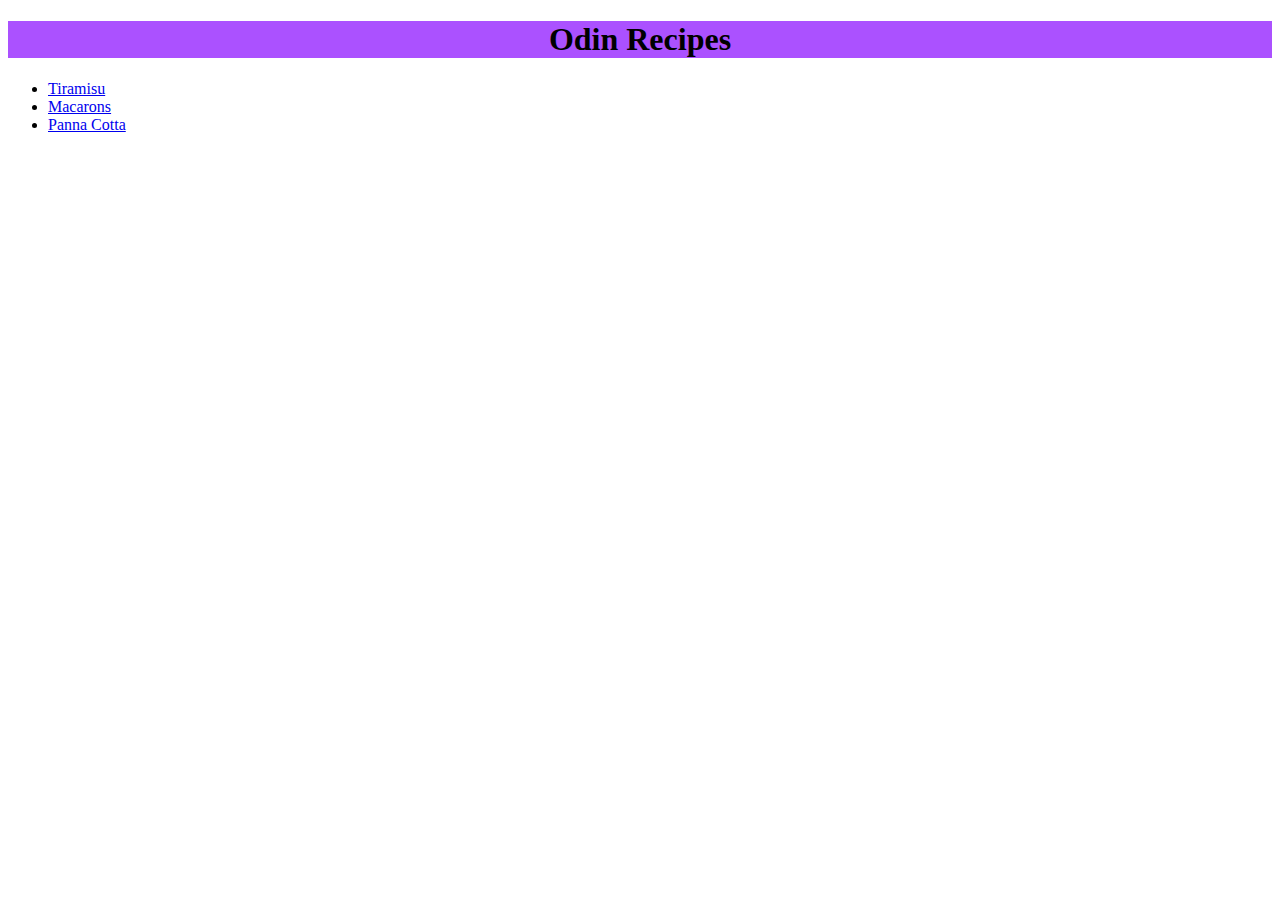
<file: index.html>
<!DOCTYPE html>
<html lang="en">
    <head>
        <meta charset="UTF-8">
        <title>Recipes</title>
        <link rel="stylesheet" href="index.css">
    </head>

    <body>
        <h1 class="title">Odin Recipes</h1>
        <ul>
            <li><a href="./recipes/tiramisu.html">Tiramisu</a></li>
            <li><a href="./recipes/macarons.html">Macarons</a></li>
            <li><a href="./recipes/pannacotta.html">Panna Cotta</a></li>
        </ul>
    </body>
</html>
</file>
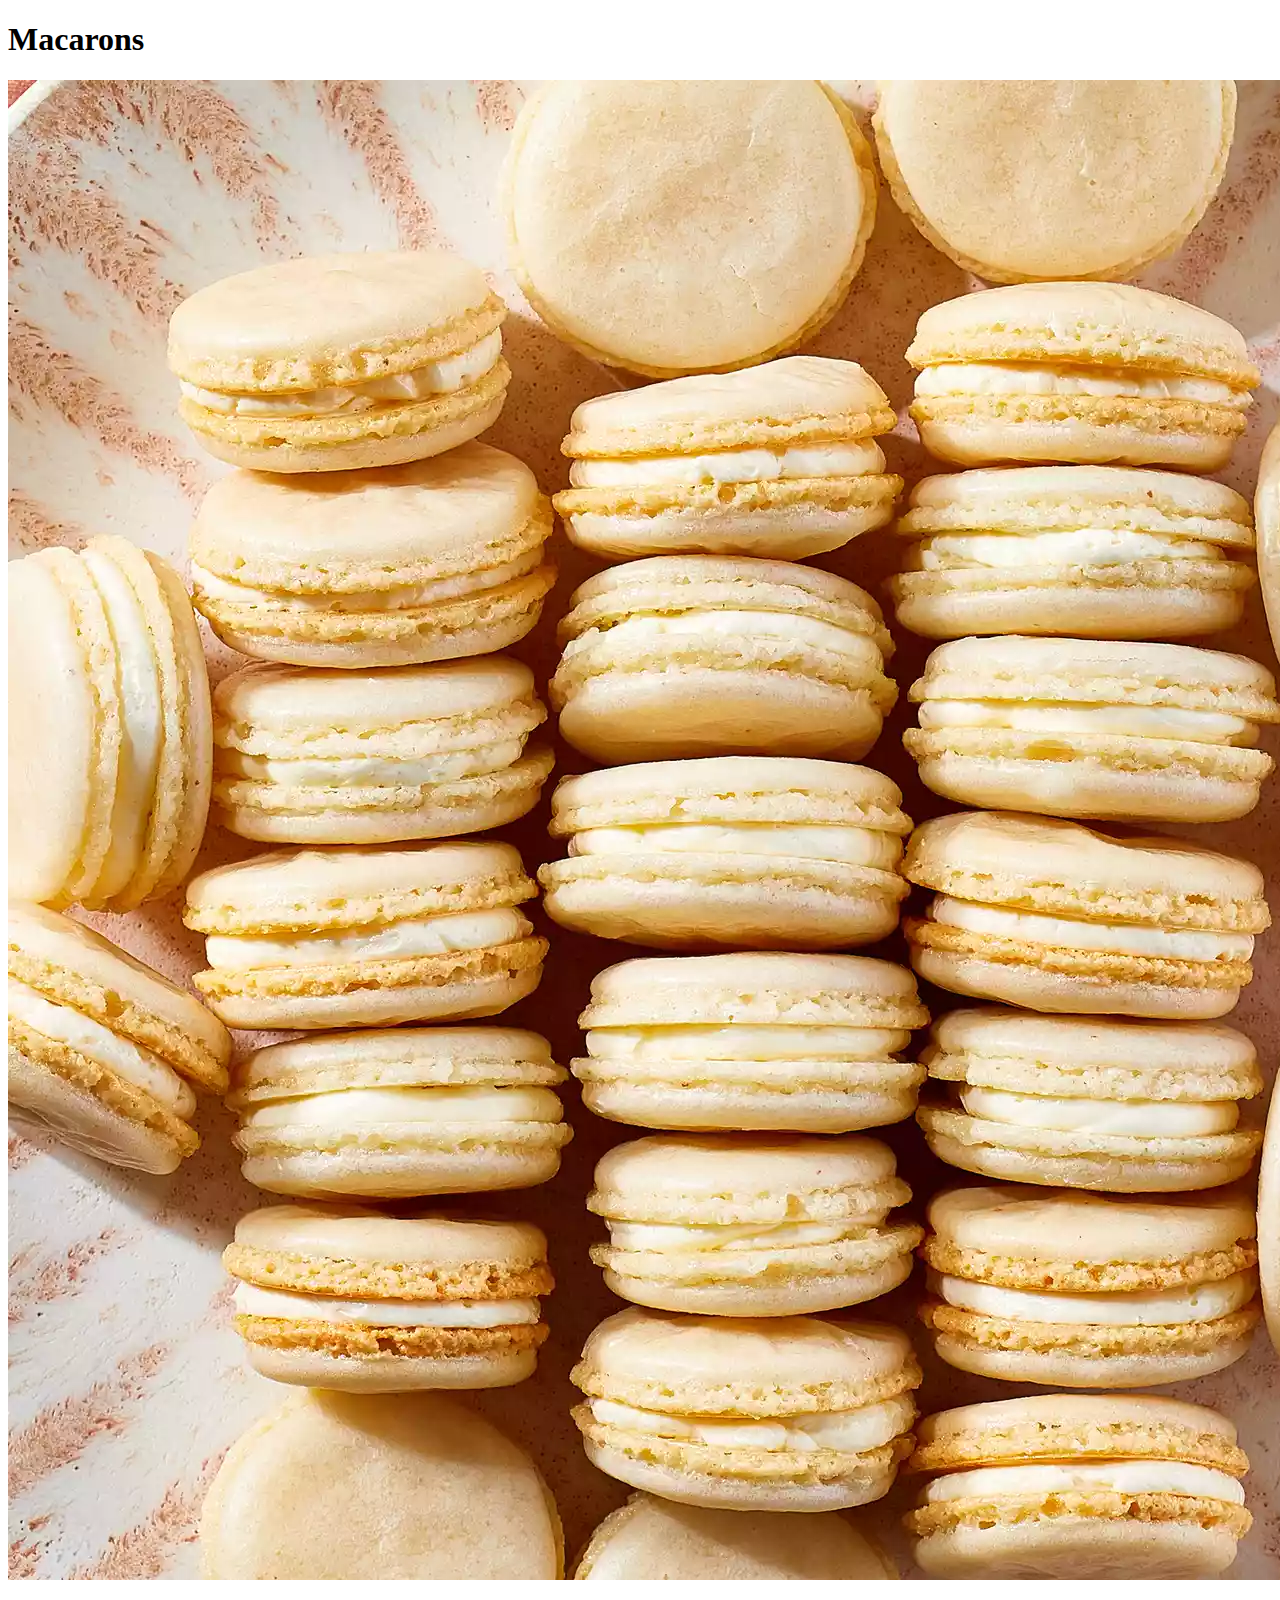
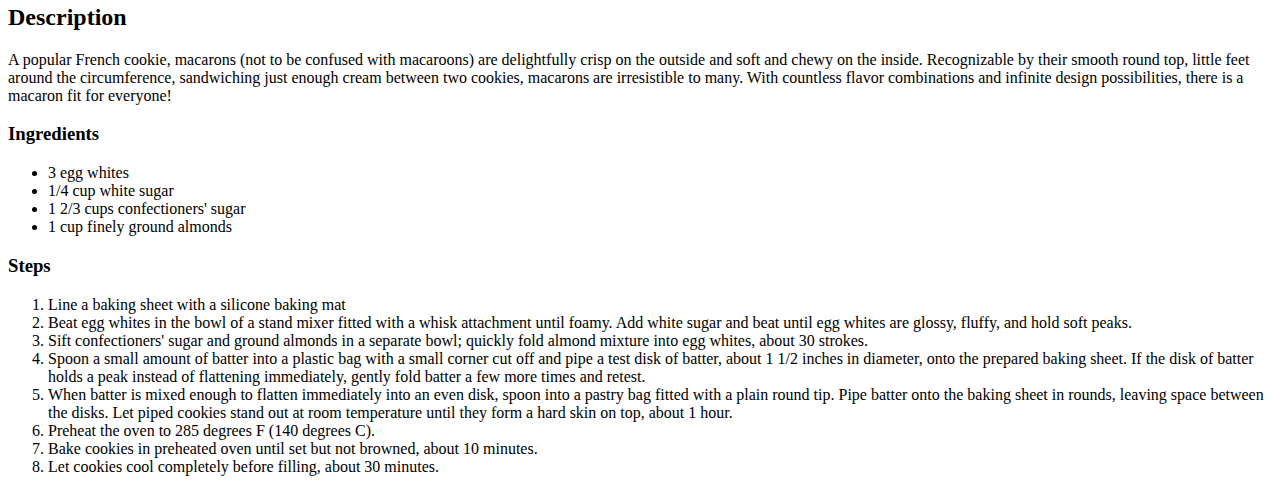
<file: recipes/macarons.html>
<!DOCTYPE html>
<html lang="en">
    <head>
        <meta charset="UTF-8">
        <title>Macarons</title>
    </head>

    <body>
        <h1>Macarons</h1>
        <img src="./images/macarons.jpg" alt="a plate of two rows of neat macarons">
        <h2>Description</h2>
        <p>A popular French cookie, macarons (not to be confused with macaroons) are delightfully crisp on the outside and 
            soft and chewy on the inside. Recognizable by their smooth round top, little feet around the circumference, 
            sandwiching just enough cream between two cookies, macarons are irresistible to many.
            With countless flavor combinations and infinite design possibilities, there is a macaron fit for everyone!</p>
        
        <h3>Ingredients</h3>
            <ul>
                <li>3 egg whites</li>
                <li>1/4 cup white sugar</li>
                <li>1 2/3 cups confectioners' sugar</li>
                <li>1 cup finely ground almonds</li>
            </ul>

        <h3>Steps</h3>
            <ol>
                <li>Line a baking sheet with a silicone baking mat</li>
                <li>Beat egg whites in the bowl of a stand mixer fitted 
                    with a whisk attachment until foamy. Add white sugar 
                    and beat until egg whites are glossy, fluffy, and hold soft peaks.</li>
                <li>Sift confectioners' sugar and ground almonds in a separate bowl; 
                    quickly fold almond mixture into egg whites, about 30 strokes.</li>
                <li>Spoon a small amount of batter into a plastic bag with a small corner 
                    cut off and pipe a test disk of batter, about 1 1/2 inches in diameter, 
                    onto the prepared baking sheet. If the disk of batter holds a peak instead of 
                    flattening immediately, gently fold batter a few more times and retest.</li>
                <li>When batter is mixed enough to flatten immediately into an even disk, spoon into 
                    a pastry bag fitted with a plain round tip. Pipe batter onto the baking sheet in 
                    rounds, leaving space between the disks. Let piped cookies stand out at room temperature 
                    until they form a hard skin on top, about 1 hour.</li>
                <li>Preheat the oven to 285 degrees F (140 degrees C).</li>
                <li>Bake cookies in preheated oven until set but not browned, about 10 minutes.</li>
                <li>Let cookies cool completely before filling, about 30 minutes.</li>

            </ol>
    </body>
</html>
</file>
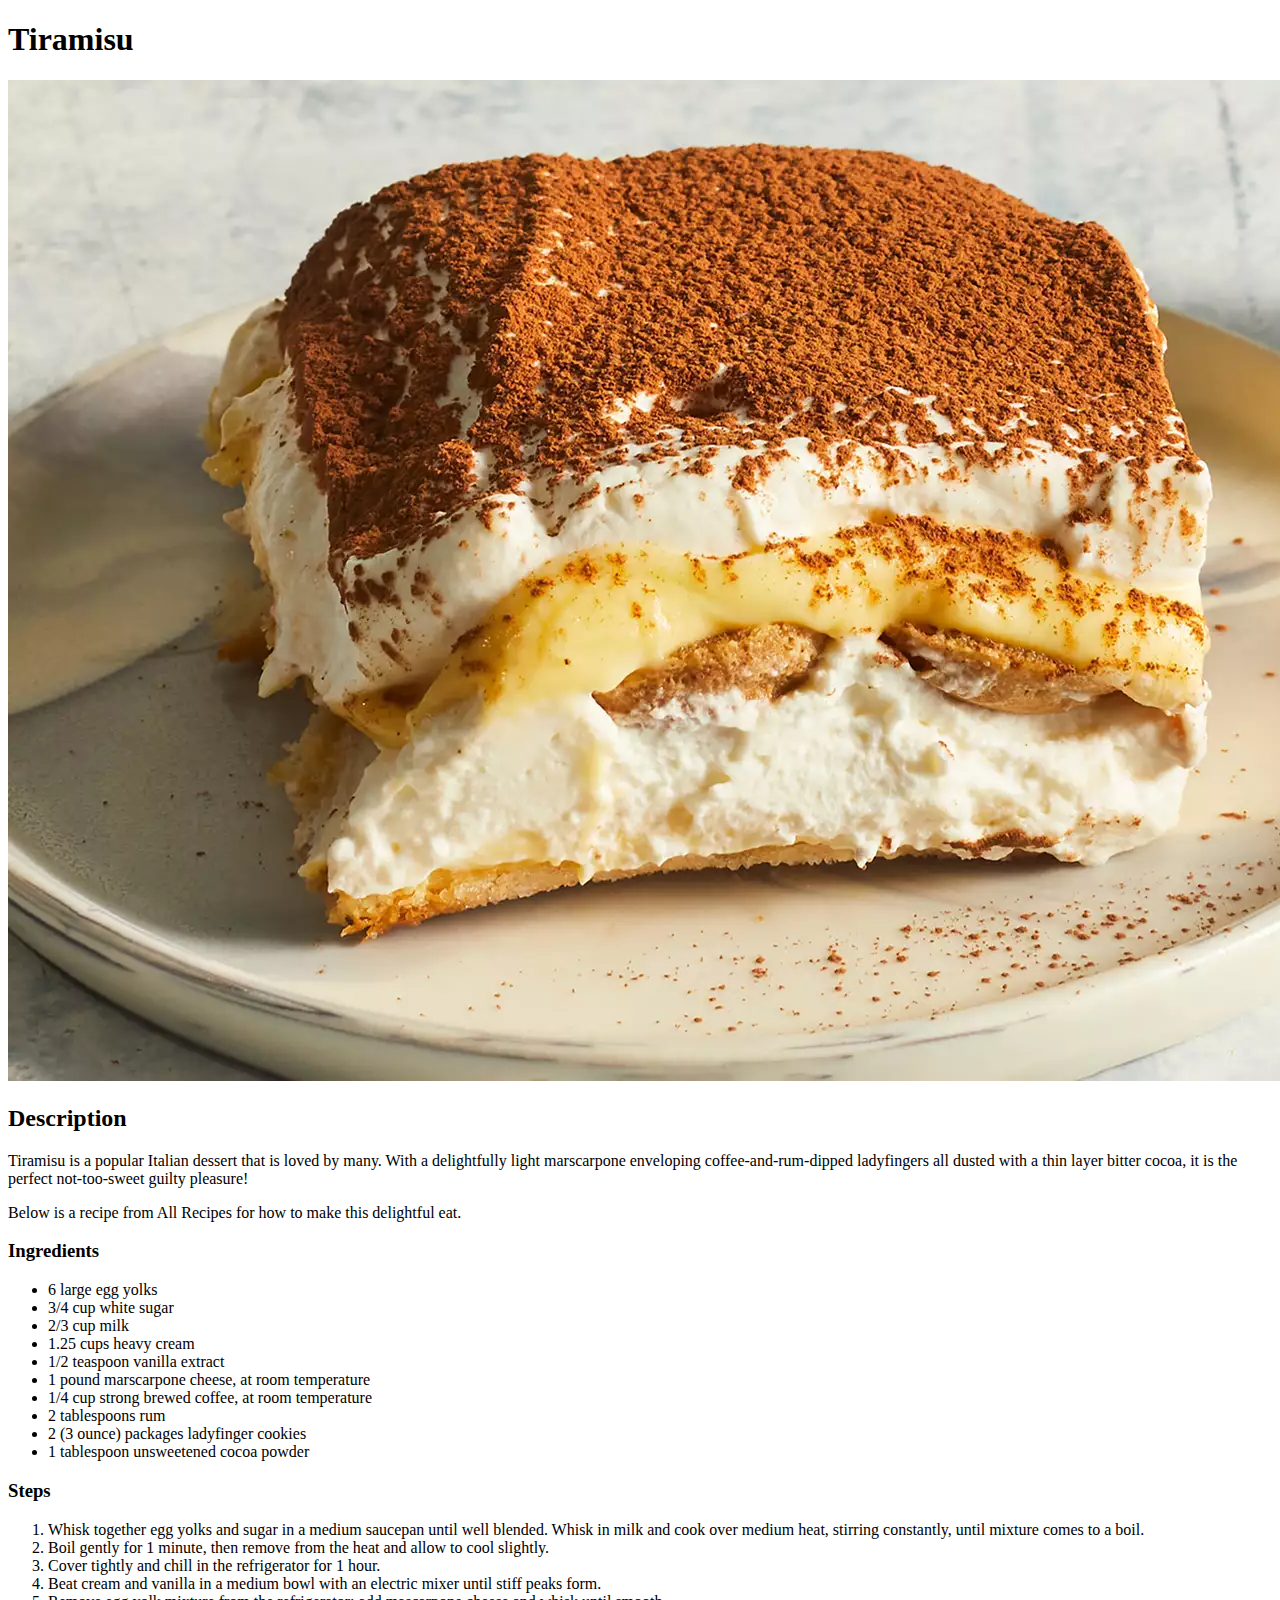
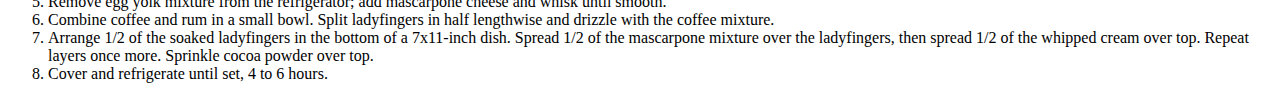
<file: recipes/tiramisu.html>
<!DOCTYPE html>
<html lang="en">
    <head>
        <meta charset="UTF-8">
        <title>Tiramisu</title>
        <link rel="stylesheet" href="style.css">
    </head>

    <body>
        <h1>Tiramisu</h1>
        <img src="./images/tiramisu.jpg" alt="a close-up picture of a slice of tiramisu">
        <h2>Description</h2>
            <p>Tiramisu is a popular Italian dessert that is loved by many.
            With a delightfully light marscarpone enveloping
            coffee-and-rum-dipped ladyfingers all dusted with a thin layer
            bitter cocoa, it is the perfect not-too-sweet guilty pleasure!</p>

            <p>Below is a recipe from All Recipes for how to make this delightful eat.</p>

        <h3>Ingredients</h3>
            <ul>
                <li>6 large egg yolks</li>
                <li>3/4 cup white sugar</li>
                <li>2/3 cup milk</li>
                <li>1.25 cups heavy cream</li>
                <li>1/2 teaspoon vanilla extract</li>
                <li>1 pound marscarpone cheese, at room temperature</li>
                <li>1/4 cup strong brewed coffee, at room temperature</li>
                <li>2 tablespoons rum</li>
                <li>2 (3 ounce) packages ladyfinger cookies</li>
                <li>1 tablespoon unsweetened cocoa powder</li>
            </ul>

        <h3>Steps</h3>
            <ol>
                <li>Whisk together egg yolks and sugar in a medium saucepan 
                    until well blended. Whisk in milk and cook over medium heat, 
                    stirring constantly, until mixture comes to a boil.</li>
                <li>Boil gently for 1 minute, 
                    then remove from the heat and allow to cool slightly.</li>
                <li>Cover tightly and chill in the refrigerator for 1 hour.</li>
                <li>Beat cream and vanilla in a 
                    medium bowl with an electric mixer until stiff peaks form.</li>
                <li>Remove egg yolk mixture from the 
                    refrigerator; add mascarpone cheese and whisk until smooth.</li>
                <li>Combine coffee and rum in a small bowl. Split 
                    ladyfingers in half lengthwise and drizzle with the coffee mixture.</li>
                <li>Arrange 1/2 of the soaked ladyfingers in the bottom of 
                    a 7x11-inch dish. Spread 1/2 of the mascarpone mixture over 
                    the ladyfingers, then spread 1/2 of the whipped cream over top. 
                    Repeat layers once more. Sprinkle cocoa powder over top.</li>
                <li>Cover and refrigerate until set, 4 to 6 hours.</li>
            </ol>
    </body>
</html>
</file>
<file: index.css>
.title {
    text-align: center;
    background-color: rgb(171, 81, 255);
}
</file>
<file: recipes/style.css>
.tiramisu {
    color: rgb(179, 92, 92);
    text-align: center;
}

.tpic {
    height: auto;
    width: 1000px;
    display: block;
    margin-left: auto;
    margin-right: auto;
    width: 50%;
}
</file>
